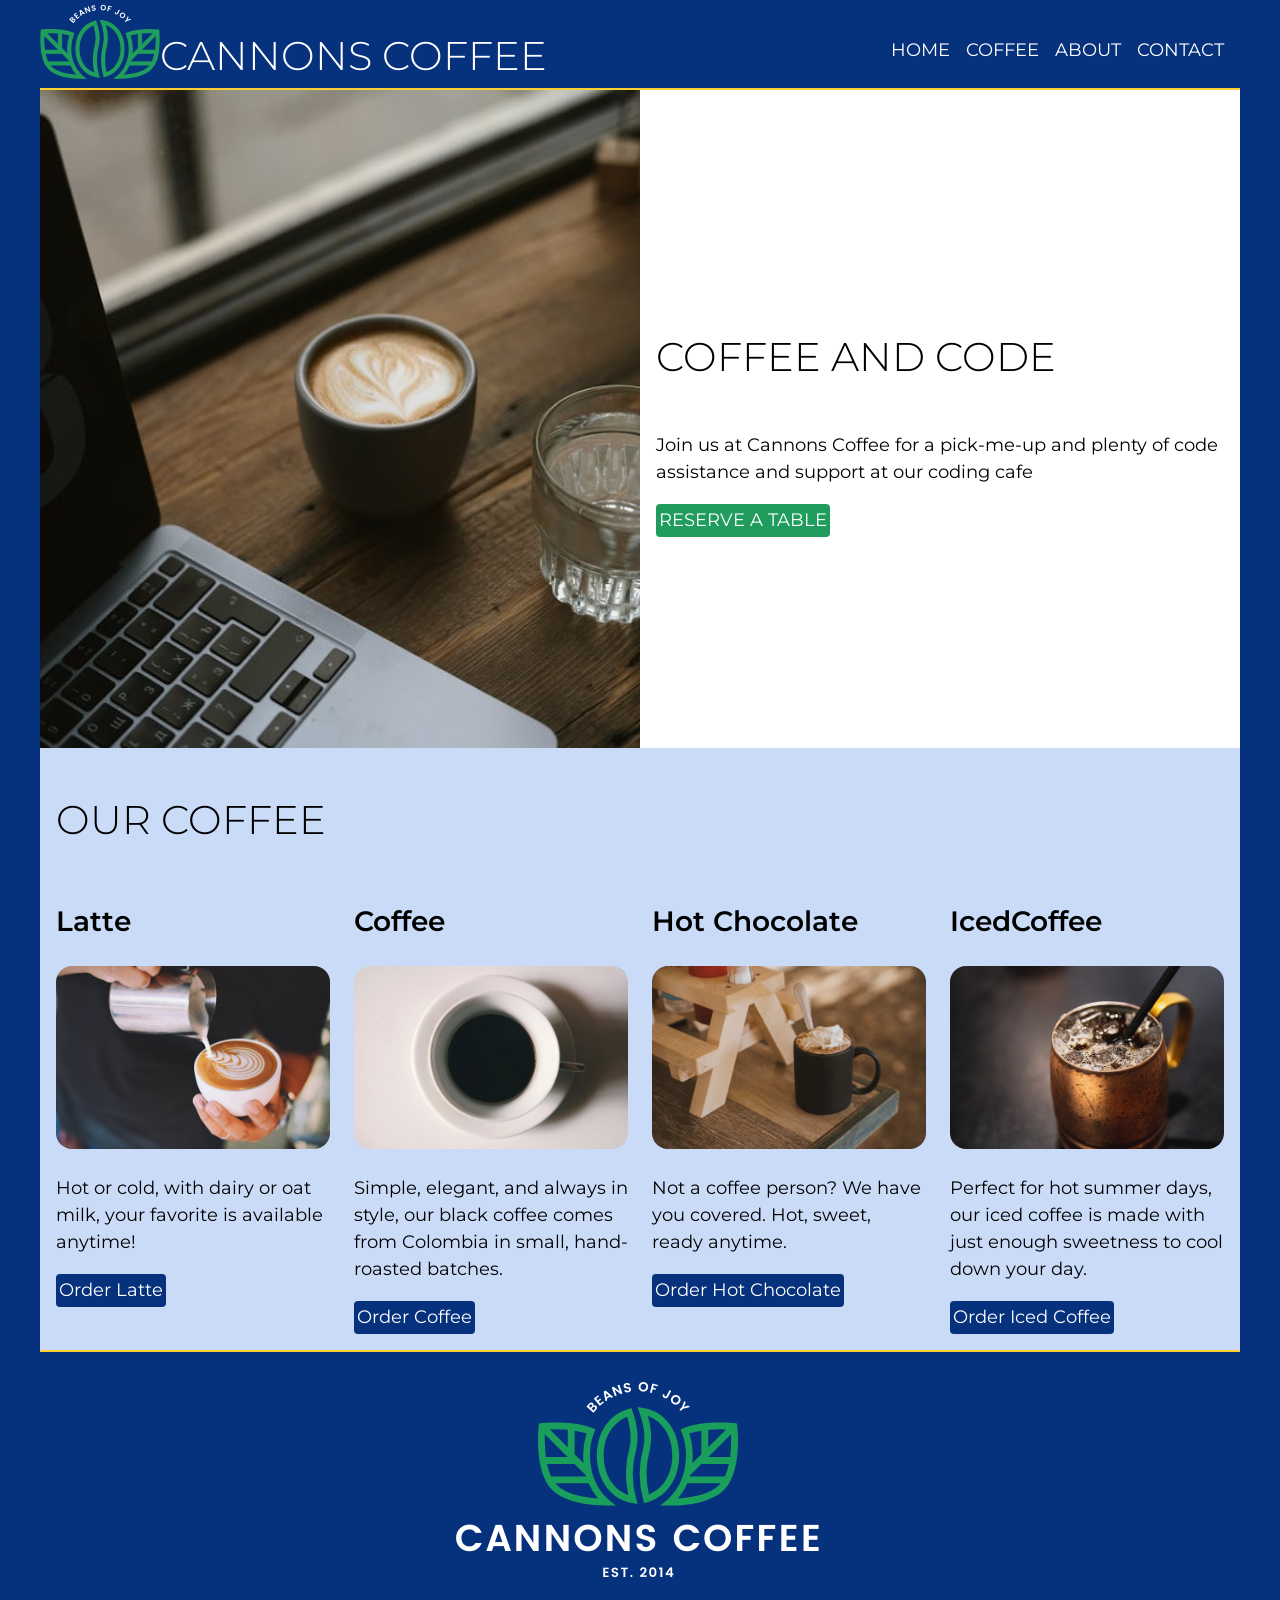
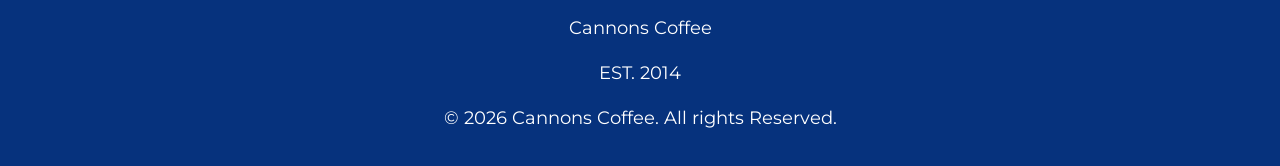
<file: index.html>
<!DOCTYPE html>
<html lang="en">

<head>
    <meta charset="UTF-8">
    <meta name="viewport" content="width=device-width, initial-scale=1.0">
    <title>Document</title>
    <link rel="stylesheet" href="css/styles.css">
</head>

<body>
    <div class="container">

        <header>

            <img src="images/logo-nav.png" alt="cannons coffee logo, Beans of Joy">

            <h1>CANNONS COFFEE</h1>
            <nav>
                <ul>
                    <li><a href="index.html">Home</a></li>
                    <li><a href="latte.html">Coffee</a></li>
                    <li><a href="https://layalicoffeehouse.com/" target="_blank">About</a></li>
                    <li><a href="mailto:graceprojectsinc@gmail.com">Contact</a></li>
                </ul>
            </nav>


        </header>

        <main>

            <section class="hero">
                <img src="images/coffee-computer.jpg" alt="Laptop with a cup of coffee and a glass of water">
                <div class="hero-content">
                    <h2> Coffee and Code</h2>
                    <p>Join us at Cannons Coffee for a pick-me-up and plenty of code assistance and support at our
                        coding
                        cafe</p>
                    <a href="https://rimalcoffee.com/events" class="button">Reserve a Table</a>
                </div>
            </section>

            <section class="our-coffee">
                <h2>Our Coffee</h2>

                <div class="cards">




                    <div class="card">
                        <h3>Latte</h3>
                        <img src="images/latte.jpg" alt="Latte in a cup">

                        <p>Hot or cold, with dairy or oat milk, your favorite is available anytime!</p>
                        <a href="https://espressocoffeeguide.com/what-is-a-latte/" class="mainbutton">Order Latte</a>

                    </div>


                    <div class="card">
                        <h3>Coffee</h3>
                        <img src="images/coffee.jpg" alt="Coffee in a cup">
                        <p>Simple, elegant, and always in style, our black coffee comes from Colombia in small,
                            hand-roasted
                            batches.</p>
                        <a href="https://albunncoffee.com/" class="mainbutton">Order Coffee</a>
                    </div>

                    <div class="card">
                        <h3>Hot Chocolate</h3>
                        <img src="images/hotchoc.jpg" alt="Hot Chocolate in a cup with whipped cream">
                        <p>Not a coffee person? We have you covered. Hot, sweet, ready anytime.</p>
                        <a href="https://www.delish.com/cooking/recipe-ideas/a63071910/hot-chocolate-recipe/"
                            class="mainbutton">Order Hot Chocolate</a>
                    </div>

                    <div class="card">
                        <h3> IcedCoffee</h3>
                        <img src="images/iced.jpg" alt="Iced coffee in a mug witha straw">
                        <p>Perfect for hot summer days, our iced coffee is made with just enough sweetness to cool down
                            your day.</p>
                        <a href="https://www.folgerscoffee.com/coffee/instant/how-to-guides/make-iced-coffee"
                            class="mainbutton">Order Iced Coffee</a>
                    </div>

                </div>

            </section>


        </main>

        <footer>
            <div>
                <img src="images/logo-footer.png" alt="Cannons Coffee, Beans of Joy! Est. 2014">

                <p class="footerlabel">Cannons Coffee</p>
                <p>EST. 2014</p>
                <p>&copy; 2026 Cannons Coffee. All rights Reserved.</p>
            </div>
        </footer>


    </div>
</body>


</html>
</file>
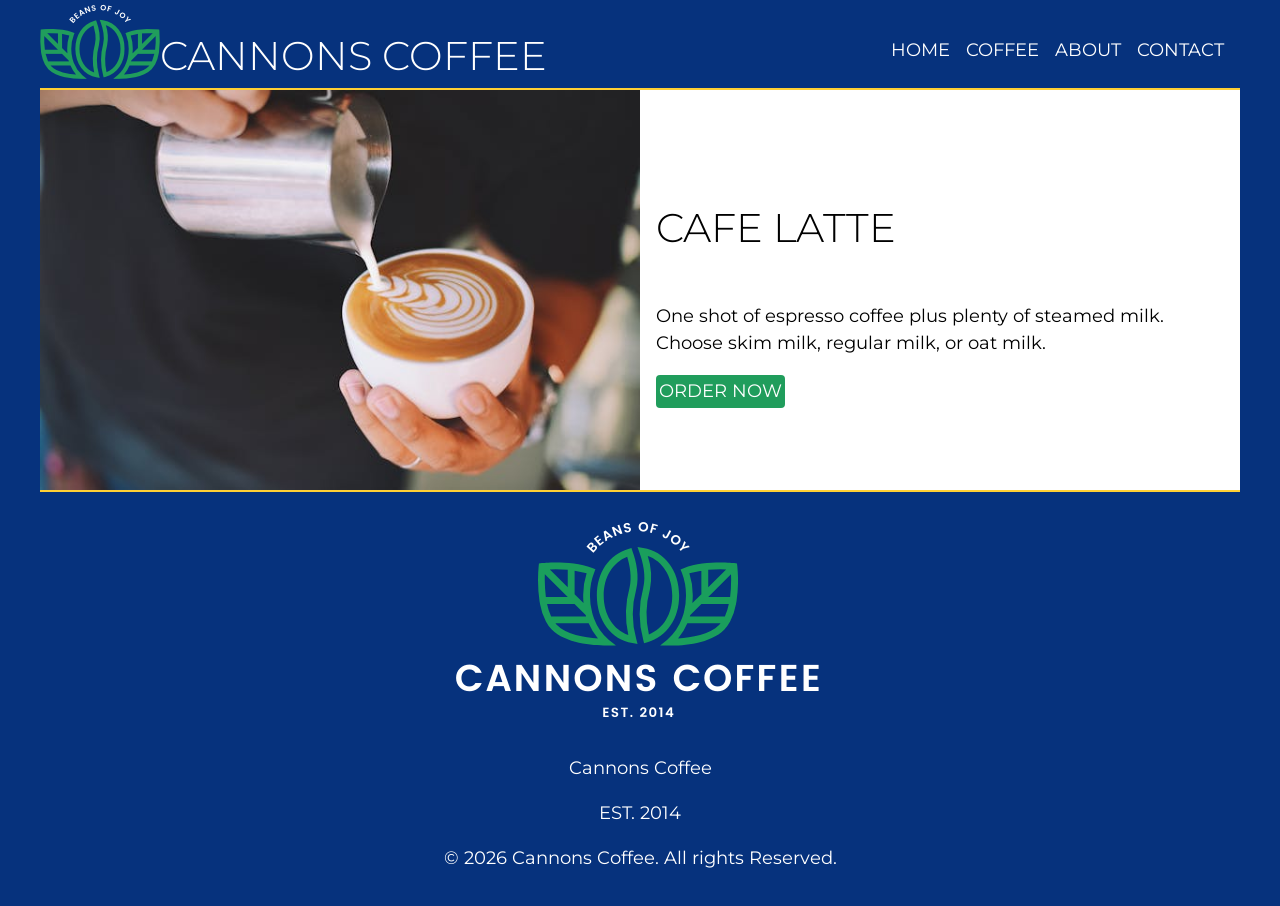
<file: latte.html>
<!DOCTYPE html>
<html lang="en">

<head>
    <meta charset="UTF-8">
    <meta name="viewport" content="width=device-width, initial-scale=1.0">
    <title>Document</title>
    <link rel="stylesheet" href="css/styles.css">
</head>

<body>
    <div class="container">

        <header>

            <img src="images/logo-nav.png" alt="cannons coffee logo, Beans of Joy">
            <h1>CANNONS COFFEE</h1>
            <nav>
                <ul>
                    <li><a href="index.html">Home</a></li>
                    <li><a href="latte.html">Coffee</a></li>
                    <li><a href="https://layalicoffeehouse.com/" target="_blank">About</a></li>
                    <li><a href="mailto:graceprojectsinc@gmail.com">Contact</a></li>
                </ul>
            </nav>


        </header>

        <main>

            <section class="hero">
                <img src="images/latte.jpg" alt="coffe in a cup">
                <div class="hero-content">
                    <h2> Cafe Latte</h2>
                    <p>One shot of espresso coffee plus plenty of steamed milk. Choose skim milk, regular milk, or oat
                        milk.</p>
                    <a href="https://www.foodnetwork.com/how-to/packages/food-network-essentials/how-to-make-a-latte"
                        class="button">Order Now</a>
                </div>
            </section>



        </main>

        <footer>
            <div>
                <img src="images/logo-footer.png" alt="Cannons Coffee, Beans of Joy! Est. 2014">

                <p class="footerlabel">Cannons Coffee</p>
                <p>EST. 2014</p>
                <p>&copy; 2026 Cannons Coffee. All rights Reserved.</p>
            </div>
        </footer>


    </div>

</body>

</html>
</file>
<file: css/styles.css>
@import url('https://fonts.googleapis.com/css2?family=Montserrat:ital,wght@0,100..900;1,100..900&display=swap');

:root{
    --black: #00000;
    --catalina: #06327d;
    --bluetiful: #2b70e4;
    --vegan: #209d5c;
    --sunglow: #ffd034;
    --white: #ffffff;
    --light-blue: #cadbf8;

    --main-font: "Montserrat", sans-serif;
}


html {
  box-sizing: border-box;
}

*,
*:before,
*:after {
  box-sizing: inherit;
}

body {
  color: black;
  background-color: var(--catalina);
  font-family: var(--main-font);
  font-size: 1.125rem;
  line-height: 1.5;
  margin: 0;
}


h1 {
  font-size: 3rem;
  font-weight: 300;
  text-transform: uppercase;
  margin: 0;
  line-height: 1.1667;
}

h2 {
  font-size: 2.5rem;
  font-weight: 300;
  line-height: 1.1667;
  text-transform: uppercase;
}


h3 {
  font-size: 1.75rem;
  font-weight: 300;
  line-height: 1.1667;
}


.button {
  background-color: var(--vegan);
  color: var(--white);
  text-decoration: none;
  border-radius: 0.25rem;
padding: .2rem;
text-transform: uppercase;
display: inline-block;
}

.mainbutton {
  background-color: var(--catalina);
  color: var(--white);
  text-decoration: none;
  border-radius: 0.25rem;
padding: .2rem;
display: inline-block;
}


.container {
max-width: 1200px;
margin: 0 auto;
}

header { background-color: var(--catalina);
  text-align: center;
  border-bottom: 2px solid var(--sunglow);
  color: var(--white);
 padding: o.5rem;
  
}


nav ul {
list-style-type: none;
flex-flow: row wrap;
display: flex;
justify-content: center;
padding: 1rem;
margin: .5rem;
gap: 1rem;
}

nav a {
  color: var(--white);
  text-decoration: none;
  text-transform: uppercase;
}

main{
  background-color: var(--light-blue);
}

img {
  max-width:100%;
}

.hero-content{
  padding: 1rem;
  background-color: var(--white);
  display: flex;
  flex-direction: column;
    justify-content: center;
    align-items: flex-start;

}


.our-coffee{
  padding: 1rem;
  background-color: var(--light-blue);
}

.card img{
   border-radius: 1rem;
}

.card h3{
  font-weight: 600;
}

footer{
  text-align: center;
  background-color: var(--catalina);
  color: var(--white);
  padding: 1rem;
  border-top: 2px solid var(--sunglow);
}


@media (min-width: 650px) {
  .hero{
    display: flex;
  }
  
  .hero img,
  .hero-content{
    width: 50%;
  }

  .hero img{
    object-fit: cover;
  }

  .cards{
    display: flex;
    flex-wrap: wrap;
    gap: 1.5rem;
  }

  .card{
    flex: 1 1 40%;
    width: 48%;
  }
}

@media (min-width: 1000px){

    main {
    width: 100%;
    max-width: none;
    margin: 0;
  }
  body{
    background-color: var(--catalina);
  }
.card{
  flex: 1 1 20%;
}

header{
  display: flex;
  align-items: flex-end;
  padding-bottom: 0.5rem;
}

header nav{
  margin-left: auto;
}

header h1 {
    font-size: 2.5rem;
  }

  header nav ul {
  margin: 0;
  padding: 1;
}
}
</file>
